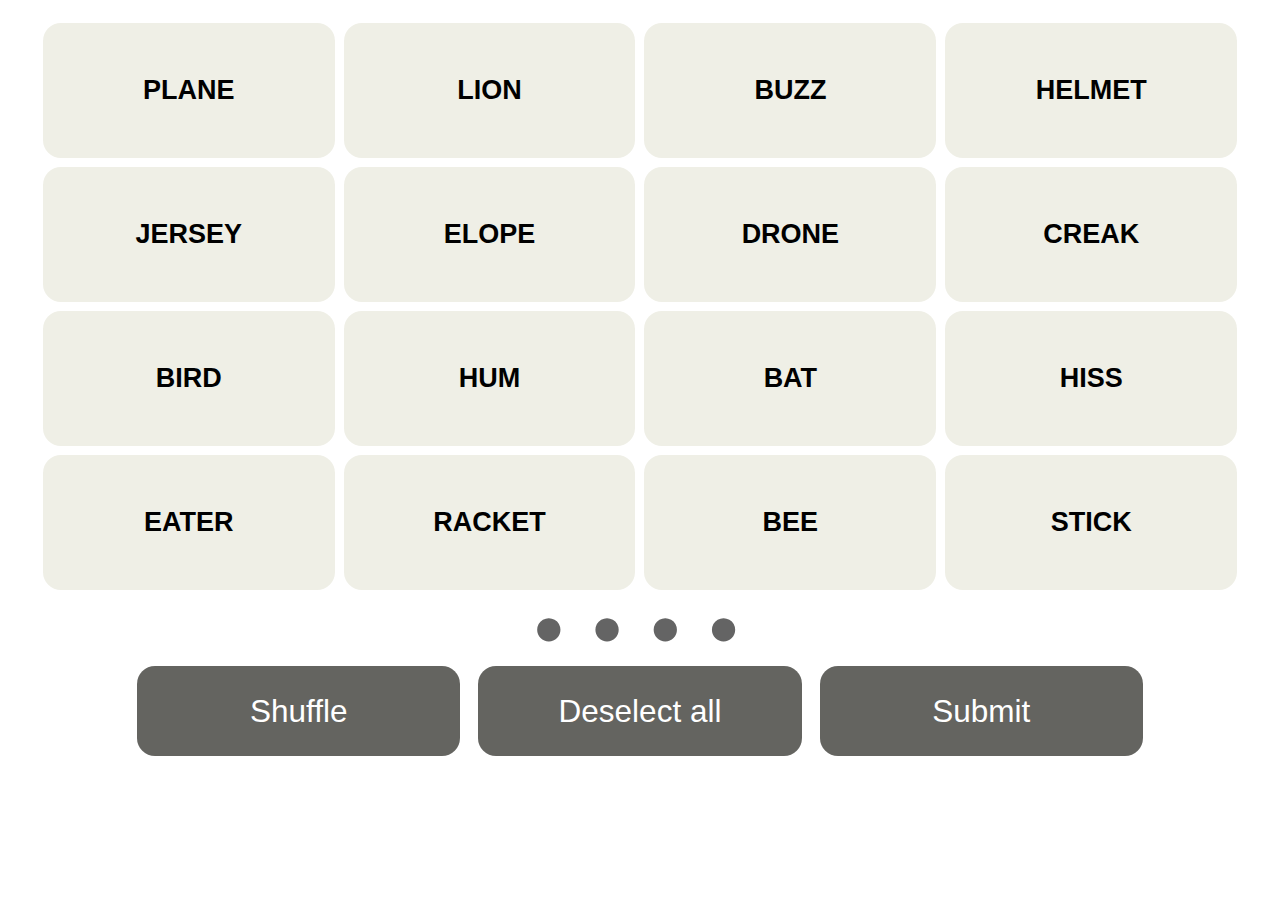
<file: index.html>
<!DOCTYPE html>
<html>
    <head>
        <link rel="stylesheet" type="text/css" href="playarea.css">
        <script type="text/javascript" src="setup.js" defer></script>
    </head>
    <body>
        <div id=16 class="grid"></div>
        <div id=19 class="notification">One away...</div>
        <div id=20 class="attempts">●●●●</div>
        <div class="button-bar">
            <button class="button-item" onclick=shuffle()>Shuffle</button>
            <button class="button-item" onclick=deselect()>Deselect all</button>
            <button class="button-item" onclick=submit()>Submit</button>
        </div>

    </body>
</html>
</file>
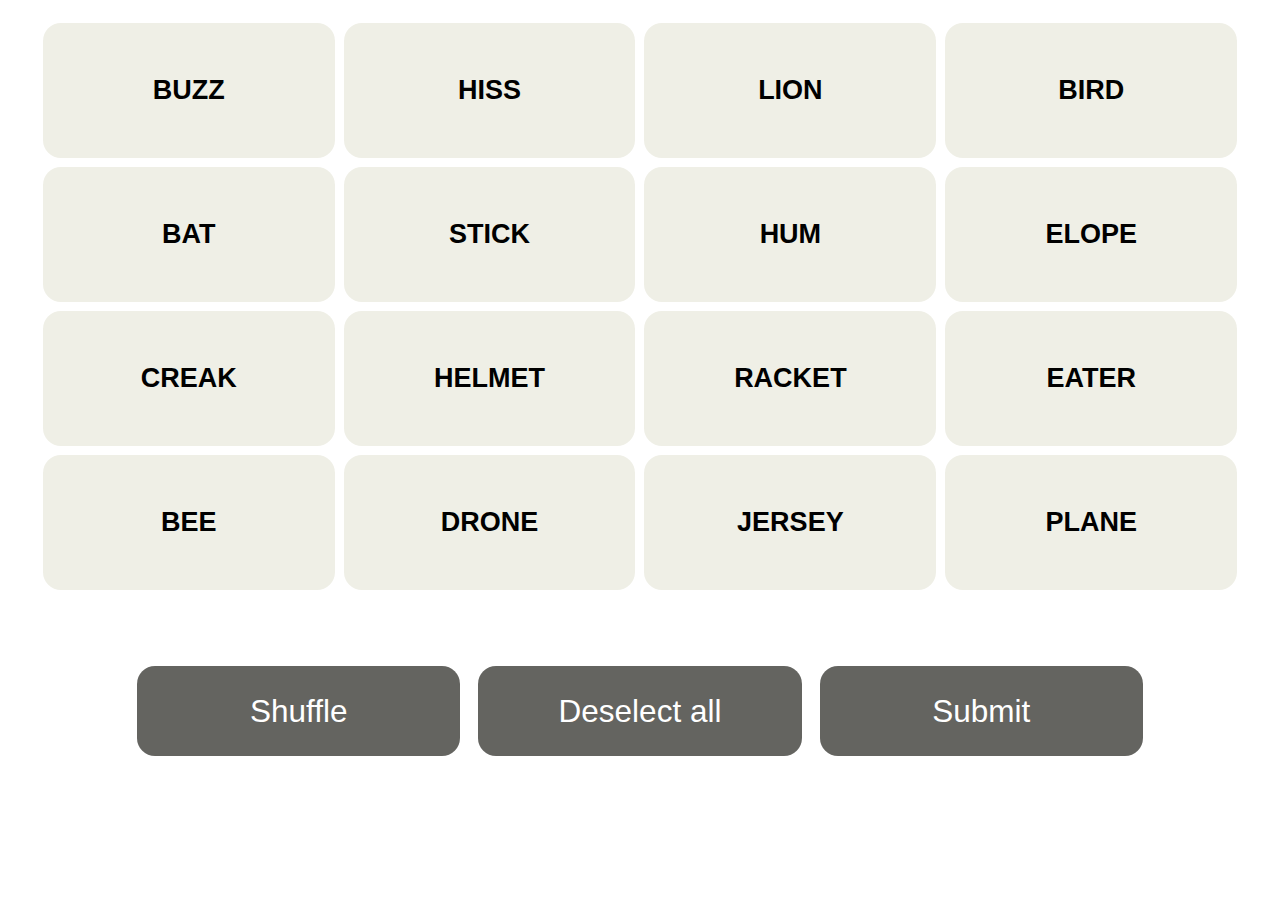
<file: GroupGame.html>
<!DOCTYPE html>
<html>
    <head>
        <link rel="stylesheet" type="text/css" href="playarea.css">
        <script type="text/javascript" src="setup.js" defer></script>
    </head>
    <body>
        <div id=16 class="grid">
        </div>
        <div id=20 class="attempts">
            
        </div>
        <div class="button-bar">
            <button class="button-item" onclick=shuffle()>Shuffle</button>
            <button class="button-item" onclick=deselect()>Deselect all</button>
            <button class="button-item" onclick=submit()>Submit</button>
        </div>

    </body>
</html>
</file>
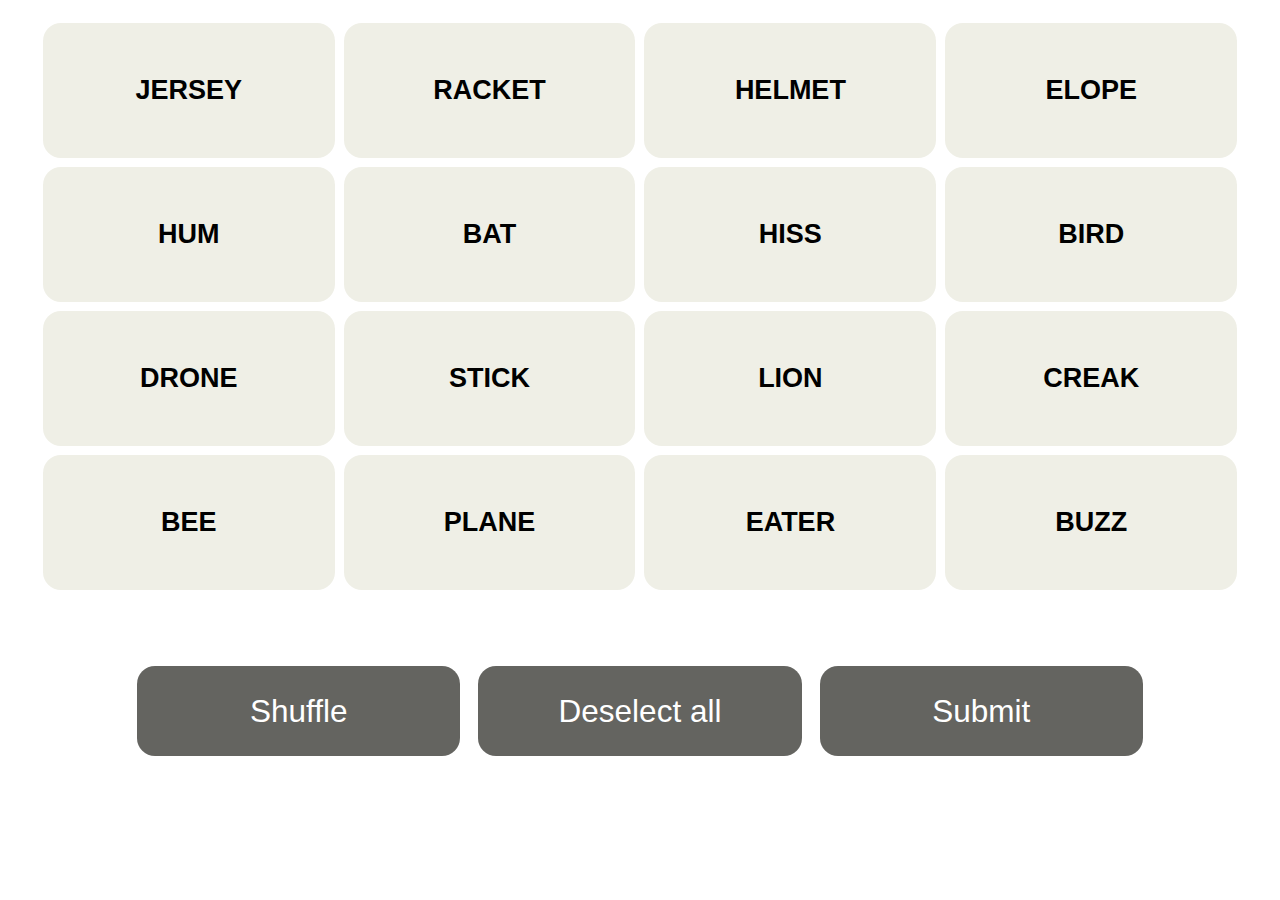
<file: playarea.html>
<!DOCTYPE html>
<html>
    <head>
        <link rel="stylesheet" type="text/css" href="playarea.css">
        <script type="text/javascript" src="setup.js" defer></script>
    </head>
    <body>
        <div id=16 class="grid">
        </div>
        <div class="button-bar">
            <button class="button-item" onclick=shuffle()>Shuffle</button>
            <button class="button-item" onclick=deselect()>Deselect all</button>
            <button class="button-item" onclick=submit()>Submit</button>
        </div>

    </body>
</html>
</file>
<file: playarea.css>
.grid{
    display: flex;

    flex-wrap: wrap;

    position: absolute;
    top: 2vh;
    width: 94vw;
    left: 3vw;
}

.grid-item{
    display: flex;
    align-items: center;
    justify-content: center;
    flex: 1 0 20%; 

    border-style: none;
    border-radius: 2vh;
    margin: 0.5vmin;

    height: 15vh;

    font-family:Arial;
    font-size: 3vmin;
    font-weight: bold;

    background-color: rgb(239, 239, 230);
}

.notification{
    display: flex;
    align-items: center;
    justify-content: center;
    position: absolute;

    top: 40vh;
    left: 35vw;
    width: 30vw;
    height: 15vh;

    border-radius: 2vh;

    color: white;
    background-color: rgb(100, 100, 100);

    font-family:Arial;
    font-size: 3.5vmin;
    font-weight: bold;

    z-index: -1;
    opacity: 0;
    transition: opacity 0.5s ease-in-out;

}

.notification.visible{
    opacity: 0.8;
}

.attempts{
    display: flex;
    align-items: center;
    justify-content: center;

    position: absolute;
    width: 96vw;
    left: 2vw;
    bottom: 26vh;

    font-family:Arial;
    font-size: 6vh;
    font-weight: bold;
    letter-spacing: 2vw;

    border-style: none;
    border-radius: 2vh;
    margin: 1vh;

    color: rgb(100, 100, 100);
    
}

.button-bar{
    display: flex;
    flex-wrap: wrap;

    position: absolute;
    left: 10vw;
    bottom: 15vh;
    width: 80vw;
}
.button-item{
    display: flex;
    align-items: center;
    justify-content: center;
    flex: 1 0 20%; 

    border: none;
    border-radius: 2vh;
    margin: 1vh;

    height: 10vh;

    font-family:Arial;
    font-size: 3.5vmin;
    color: white;

    background-color: rgb(100, 100, 96);
}
</file>
